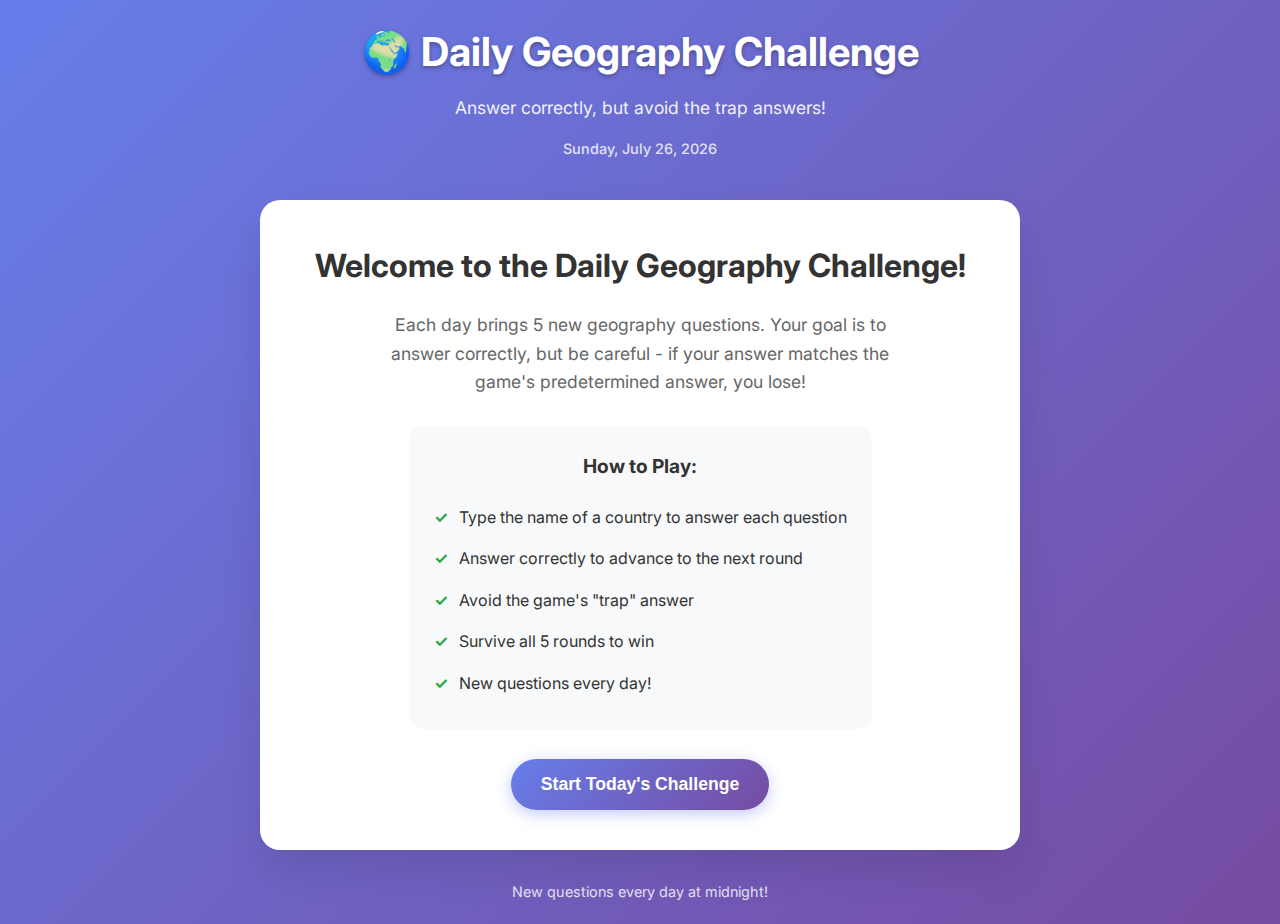
<file: index.html>
<!DOCTYPE html>
<html lang="en">
<head>
    <meta charset="UTF-8">
    <meta name="viewport" content="width=device-width, initial-scale=1.0">
    <title>Daily Geography Challenge</title>
    <link rel="stylesheet" href="styles.css">
    <link href="https://fonts.googleapis.com/css2?family=Inter:wght@400;500;600;700&display=swap" rel="stylesheet">
</head>
<body>
    <div class="container">
        <header>
            <h1>🌍 Daily Geography Challenge</h1>
            <p class="subtitle">Answer correctly, but avoid the trap answers!</p>
            <div class="date-display" id="dateDisplay"></div>
        </header>

        <div class="game-container" id="gameContainer">
            <div class="welcome-screen" id="welcomeScreen">
                <h2>Welcome to the Daily Geography Challenge!</h2>
                <p>Each day brings 5 new geography questions. Your goal is to answer correctly, but be careful - if your answer matches the game's predetermined answer, you lose!</p>
                <div class="rules">
                    <h3>How to Play:</h3>
                    <ul>
                        <li>Type the name of a country to answer each question</li>
                        <li>Answer correctly to advance to the next round</li>
                        <li>Avoid the game's "trap" answer</li>
                        <li>Survive all 5 rounds to win</li>
                        <li>New questions every day!</li>
                    </ul>
                </div>
                <button class="start-btn" id="startBtn">Start Today's Challenge</button>
            </div>

            <div class="game-screen hidden" id="gameScreen">
                <div class="progress-bar">
                    <div class="progress-fill" id="progressFill"></div>
                </div>
                <div class="question-container">
                    <h2 class="question-text" id="questionText"></h2>
                    <div class="options-container" id="optionsContainer"></div>
                </div>
                <div class="game-info">
                    <span class="round-info">Round <span id="currentRound">1</span>/5</span>
                    <span class="streak-info">Streak: <span id="streakCount">0</span></span>
                </div>
            </div>

            <div class="result-screen hidden" id="resultScreen">
                <div class="result-content">
                    <h2 id="resultTitle"></h2>
                    <p id="resultMessage"></p>
                    <div class="stats">
                        <div class="stat">
                            <span class="stat-label">Today's Score</span>
                            <span class="stat-value" id="todayScore">0</span>
                        </div>
                        <div class="stat">
                            <span class="stat-label">Best Streak</span>
                            <span class="stat-value" id="bestStreak">0</span>
                        </div>
                    </div>
                    <button class="play-again-btn" id="playAgainBtn">Play Again Tomorrow</button>
                </div>
            </div>
        </div>

        <footer>
            <p>New questions every day at midnight!</p>
        </footer>
    </div>

    <script src="script.js"></script>
</body>
</html>
</file>
<file: styles.css>
* {
    margin: 0;
    padding: 0;
    box-sizing: border-box;
}

body {
    font-family: 'Inter', sans-serif;
    background: linear-gradient(135deg, #667eea 0%, #764ba2 100%);
    min-height: 100vh;
    color: #333;
    line-height: 1.6;
}

.container {
    max-width: 800px;
    margin: 0 auto;
    padding: 20px;
    min-height: 100vh;
    display: flex;
    flex-direction: column;
}

header {
    text-align: center;
    margin-bottom: 40px;
    color: white;
}

header h1 {
    font-size: 2.5rem;
    font-weight: 700;
    margin-bottom: 10px;
    text-shadow: 0 2px 4px rgba(0,0,0,0.3);
}

.subtitle {
    font-size: 1.1rem;
    opacity: 0.9;
    margin-bottom: 15px;
}

.date-display {
    font-size: 0.9rem;
    opacity: 0.8;
    font-weight: 500;
}

.game-container {
    flex: 1;
    background: white;
    border-radius: 20px;
    box-shadow: 0 20px 40px rgba(0,0,0,0.1);
    overflow: hidden;
    position: relative;
}

.welcome-screen, .game-screen, .result-screen {
    padding: 40px;
    min-height: 400px;
    display: flex;
    flex-direction: column;
    justify-content: center;
    align-items: center;
    text-align: center;
}

.hidden {
    display: none;
}

.welcome-screen h2 {
    font-size: 2rem;
    margin-bottom: 20px;
    color: #333;
}

.welcome-screen p {
    font-size: 1.1rem;
    margin-bottom: 30px;
    color: #666;
    max-width: 500px;
}

.rules {
    background: #f8f9fa;
    padding: 25px;
    border-radius: 15px;
    margin-bottom: 30px;
    max-width: 500px;
}

.rules h3 {
    color: #333;
    margin-bottom: 15px;
    font-size: 1.2rem;
}

.rules ul {
    text-align: left;
    list-style: none;
}

.rules li {
    padding: 8px 0;
    position: relative;
    padding-left: 25px;
}

.rules li:before {
    content: "✓";
    position: absolute;
    left: 0;
    color: #28a745;
    font-weight: bold;
}

.start-btn, .play-again-btn {
    background: linear-gradient(135deg, #667eea 0%, #764ba2 100%);
    color: white;
    border: none;
    padding: 15px 30px;
    font-size: 1.1rem;
    font-weight: 600;
    border-radius: 50px;
    cursor: pointer;
    transition: all 0.3s ease;
    box-shadow: 0 4px 15px rgba(102, 126, 234, 0.4);
}

.start-btn:hover, .play-again-btn:hover {
    transform: translateY(-2px);
    box-shadow: 0 6px 20px rgba(102, 126, 234, 0.6);
}

.progress-bar {
    width: 100%;
    height: 8px;
    background: #e9ecef;
    border-radius: 4px;
    overflow: hidden;
    margin-bottom: 30px;
}

.progress-fill {
    height: 100%;
    background: linear-gradient(90deg, #28a745, #20c997);
    border-radius: 4px;
    transition: width 0.5s ease;
    width: 0%;
}

.question-container {
    text-align: center;
    margin-bottom: 30px;
}

.question-text {
    font-size: 1.5rem;
    margin-bottom: 30px;
    color: #333;
    line-height: 1.4;
}

.options-container {
    display: grid;
    gap: 15px;
    max-width: 500px;
    margin: 0 auto;
}

.input-container {
    display: flex;
    gap: 15px;
    max-width: 400px;
    margin: 0 auto;
    align-items: center;
}

.country-input {
    flex: 1;
    padding: 15px 20px;
    border: 2px solid #e9ecef;
    border-radius: 12px;
    font-size: 1rem;
    font-weight: 500;
    transition: all 0.3s ease;
    background: white;
}

.country-input:focus {
    outline: none;
    border-color: #667eea;
    box-shadow: 0 0 0 3px rgba(102, 126, 234, 0.1);
}

.country-input:disabled {
    background: #f8f9fa;
    color: #6c757d;
    cursor: not-allowed;
}

.submit-btn {
    background: linear-gradient(135deg, #667eea 0%, #764ba2 100%);
    color: white;
    border: none;
    padding: 15px 25px;
    border-radius: 12px;
    cursor: pointer;
    transition: all 0.3s ease;
    font-size: 1rem;
    font-weight: 600;
    white-space: nowrap;
}

.submit-btn:hover:not(:disabled) {
    transform: translateY(-1px);
    box-shadow: 0 4px 15px rgba(102, 126, 234, 0.4);
}

.submit-btn:disabled {
    opacity: 0.6;
    cursor: not-allowed;
    transform: none;
}

.answer-result {
    text-align: center;
    max-width: 500px;
    margin: 0 auto;
    padding: 20px;
    border-radius: 15px;
    background: #f8f9fa;
}

.correct-message {
    color: #28a745;
    font-size: 1.2rem;
    font-weight: 600;
    margin-bottom: 15px;
}

.incorrect-message {
    color: #dc3545;
    font-size: 1.2rem;
    font-weight: 600;
    margin-bottom: 15px;
}

.correct-answer {
    color: #155724;
    background: #d4edda;
    padding: 10px 15px;
    border-radius: 8px;
    margin-bottom: 10px;
    font-weight: 500;
}

.trap-answer {
    color: #856404;
    background: #fff3cd;
    padding: 10px 15px;
    border-radius: 8px;
    margin-bottom: 10px;
    font-weight: 500;
}

.all-correct-answers {
    color: #0c5460;
    background: #d1ecf1;
    padding: 10px 15px;
    border-radius: 8px;
    margin-bottom: 10px;
    font-weight: 500;
    font-size: 0.9rem;
    line-height: 1.4;
}

.game-info {
    display: flex;
    flex-direction: column;
    gap: 10px;
    padding: 20px 0;
    border-top: 1px solid #e9ecef;
    margin-top: auto;
    text-align: center;
}

.round-info, .streak-info {
    font-weight: 600;
    color: #666;
    font-size: 1rem;
}

.result-content {
    text-align: center;
}

.result-content h2 {
    font-size: 2rem;
    margin-bottom: 15px;
    color: #333;
}

.result-content p {
    font-size: 1.1rem;
    margin-bottom: 30px;
    color: #666;
}

.stats {
    display: flex;
    justify-content: center;
    gap: 40px;
    margin-bottom: 30px;
}

.stat {
    text-align: center;
}

.stat-label {
    display: block;
    font-size: 0.9rem;
    color: #666;
    margin-bottom: 5px;
}

.stat-value {
    display: block;
    font-size: 2rem;
    font-weight: 700;
    color: #333;
}

footer {
    text-align: center;
    margin-top: 30px;
    color: white;
    opacity: 0.8;
    font-size: 0.9rem;
}

@media (max-width: 768px) {
    .container {
        padding: 15px;
    }
    
    header h1 {
        font-size: 2rem;
    }
    
    .welcome-screen, .game-screen, .result-screen {
        padding: 30px 20px;
    }
    
    .question-text {
        font-size: 1.3rem;
    }
    
    .stats {
        flex-direction: column;
        gap: 20px;
    }
    
    .game-info {
        flex-direction: column;
        gap: 10px;
    }
}

@keyframes fadeIn {
    from {
        opacity: 0;
        transform: translateY(20px);
    }
    to {
        opacity: 1;
        transform: translateY(0);
    }
}

.fade-in {
    animation: fadeIn 0.5s ease-out;
}
</file>
